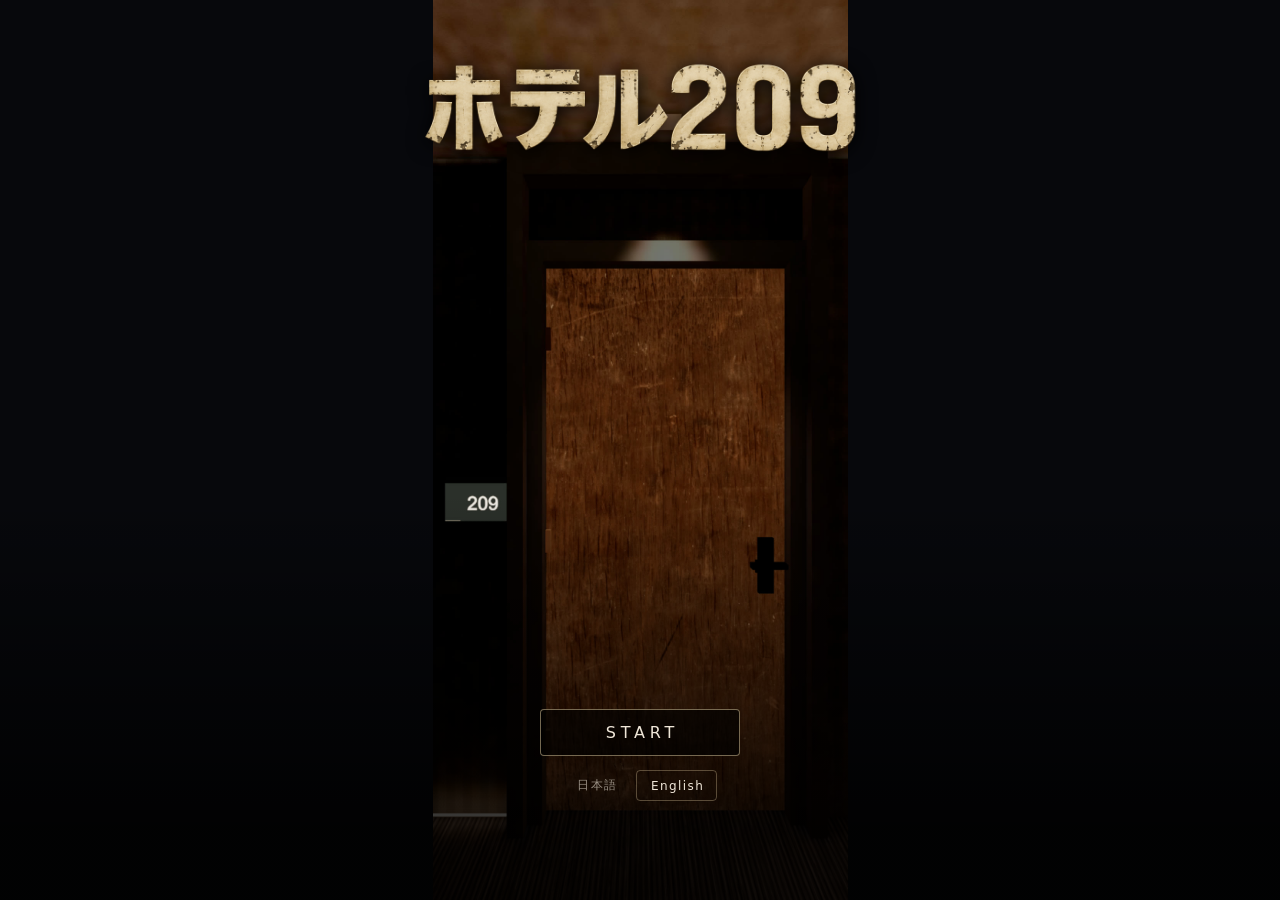
<file: index.html>
<!doctype html>
<html lang="ja">
<head>
<meta charset="utf-8">
<meta name="hotel-version" content="20261021key1">
<meta name="viewport" content="width=device-width, initial-scale=1, maximum-scale=1, user-scalable=no, viewport-fit=cover">
<meta name="theme-color" content="#0b0d12">
<title>Hotel 209</title>
<link rel="icon" href="data:,">
<style>
*{box-sizing:border-box}
html,body{margin:0;width:100%;height:100%;overflow:hidden;overscroll-behavior:none;background:#07080c;color:#efe6d8;font-family:system-ui,-apple-system,"Hiragino Sans",sans-serif;touch-action:none;-webkit-user-select:none;user-select:none;-webkit-tap-highlight-color:transparent}
canvas{display:block;width:100%;height:100%;touch-action:none}
#loading{position:fixed;inset:0;display:flex;flex-direction:column;align-items:center;justify-content:flex-end;gap:14px;padding-bottom:calc(env(safe-area-inset-bottom) + 11vh);background:linear-gradient(#0000 55%,#000c 92%),var(--opening-image) center/cover no-repeat,#07080c;font-size:14px;letter-spacing:.14em;text-shadow:0 1px 6px #000;z-index:5;transition:opacity .8s}
@media (min-aspect-ratio:3/4){#loading{background:linear-gradient(#0000 55%,#000c 92%),var(--opening-image) center/contain no-repeat,#07080c}}
#loading .bar{width:min(60vw,260px);height:2px;background:#ffffff22;overflow:hidden}
#loading .bar i{display:block;height:100%;width:0;background:#e9c58f;transition:width .2s}
#loading.title .bar,#loading.title #lt{display:none}#loading:not(.title) #startMenu{display:none}
#startMenu{display:flex;flex-direction:column;gap:14px;align-items:center}#startMenu button{font:inherit;font-size:16px;letter-spacing:.3em;text-indent:.3em;min-width:200px;padding:13px 0;color:#efe6d8;background:#000a;border:1px solid #c0ad8899;border-radius:4px;cursor:pointer;touch-action:manipulation}#startMenu button:focus-visible{outline:2px solid #efe6d8;outline-offset:4px}#title img{display:block;width:min(64vw,440px);height:auto;margin:0 auto;filter:drop-shadow(0 3px 10px #000)}
#lt .dots{display:inline-block;width:1.6em;text-align:left}#lt .pad{display:inline-block;width:1.6em}
#title{position:absolute;top:calc(env(safe-area-inset-top) + 6.5vh);left:0;right:0;margin:0;text-align:center;font-family:"Hiragino Mincho ProN","Yu Mincho",serif;font-weight:600;font-size:clamp(34px,10vw,64px);letter-spacing:.25em;text-indent:.25em;color:#e9dcc6;text-shadow:0 2px 14px #000,0 0 3px #000}
#loading.error{padding:24px;text-align:center;line-height:1.8}#retryButton{margin-top:14px;padding:8px 24px;font:inherit;color:#e8e0d0;background:#0006;border:1px solid #c0ad88;border-radius:4px}
#stick{position:fixed;width:120px;height:120px;border:1px solid #ffffff44;border-radius:50%;background:#ffffff10;display:none;pointer-events:none;z-index:3}
#knob{position:absolute;left:39px;top:39px;width:42px;height:42px;border-radius:50%;background:#ffffff40;border:1px solid #ffffff66}
#tag{z-index:2;position:fixed;left:50%;top:calc(env(safe-area-inset-top) + 14px);transform:translateX(-50%);font-size:12px;padding:6px 12px;border-radius:14px;background:#000a;pointer-events:none;opacity:0;transition:opacity .25s;white-space:nowrap}
#tag.on{opacity:1}
#langMenu{display:flex;gap:6px}#startMenu #langMenu button{min-width:0;padding:6px 12px;font-size:12px;letter-spacing:.12em;text-indent:.12em;color:#efe6d899;background:none;border-color:transparent}#startMenu #langMenu button[aria-pressed="true"]{color:#efe6d8;border-color:#c0ad8866}
</style>
<script>
// Change only hotel-version above for a release. Exact URL mappings also cover relative addon imports.
const hotelVersion='?v='+encodeURIComponent(document.querySelector('meta[name="hotel-version"]').content);
const imports={};
for(const path of ["corridordecor.js", "corridordecor-data.js", "save.js", "settings.js", "layout.js", "loaders.js", "game.js", "collision.js", "bgm.js", "plateprops.js", "eventprops.js", "flashlight.js", "paintingdrag.js", "version.js", "viewer.js", "keyprops.js", "dialprops.js", "medalliondrag.js", "cardprops.js", "zombie.js", "inventory.js", "message-text.js", "presentation.js", "paintingprops.js", "resources.js", "liftprops.js", "boxprops.js", "vendor/three/three.module.js", "vendor/three/three.core.js", "vendor/three/addons/utils/SkeletonUtils.js", "vendor/three/addons/utils/BufferGeometryUtils.js", "vendor/three/addons/libs/draco/gltf/draco_decoder.js", "vendor/three/addons/libs/draco/gltf/draco_wasm_wrapper.js", "vendor/three/addons/loaders/GLTFLoader.js", "vendor/three/addons/loaders/DRACOLoader.js"]){imports['./'+path]='./'+path+hotelVersion;if(path.startsWith('vendor/three/addons/'))imports['three/addons/'+path.slice('vendor/three/addons/'.length)]='./'+path+hotelVersion;}
imports.three='./vendor/three/three.module.js'+hotelVersion;
imports['three/addons/']='./vendor/three/addons/';
const map=document.createElement('script');map.type='importmap';map.textContent=JSON.stringify({imports});document.head.append(map);
document.documentElement.style.setProperty('--opening-image','url("ui/opening.jpg'+hotelVersion+'")');
</script>
</head>
<body>
<div id="loading" class="title"><h1 id="title"><img data-logo="ui/logo.png" alt="ホテル209"></h1><div id="startMenu"><button type="button" id="startButton">START</button><div id="langMenu" role="group" aria-label="Language"><button type="button" data-lang="ja">日本語</button><button type="button" data-lang="en">English</button></div></div><div id="lt"></div><div class="bar"><i id="lb"></i></div></div>
<div id="tag">ドアをクリックで開閉</div>
<div id="stick"><div id="knob"></div></div>
<script>
document.querySelector('#title img').src='ui/logo.png'+hotelVersion;
// Language: ?lang= wins, then the saved choice, then the device language. Test URLs default to Japanese.
const langButtons=document.querySelectorAll('#langMenu button'),query=new URLSearchParams(location.search);
const setLang=l=>{document.documentElement.lang=l;for(const b of langButtons)b.setAttribute('aria-pressed',String(b.dataset.lang===l));};
let savedLang=null;try{savedLang=localStorage.getItem('hotel-lang');}catch{}
const wantLang=query.get('lang')??(query.has('check')||query.get('debug')==='1'?'ja':savedLang);
setLang(wantLang==='ja'||wantLang==='en'?wantLang:/^ja\b/i.test(navigator.language)?'ja':'en');
for(const b of langButtons)b.onclick=e=>{e.stopPropagation();setLang(b.dataset.lang);try{localStorage.setItem('hotel-lang',b.dataset.lang);}catch{}};
const entry=document.createElement('script');entry.type='module';entry.src='./viewer.js'+hotelVersion;document.body.append(entry);
</script>
</body>
</html>
</file>
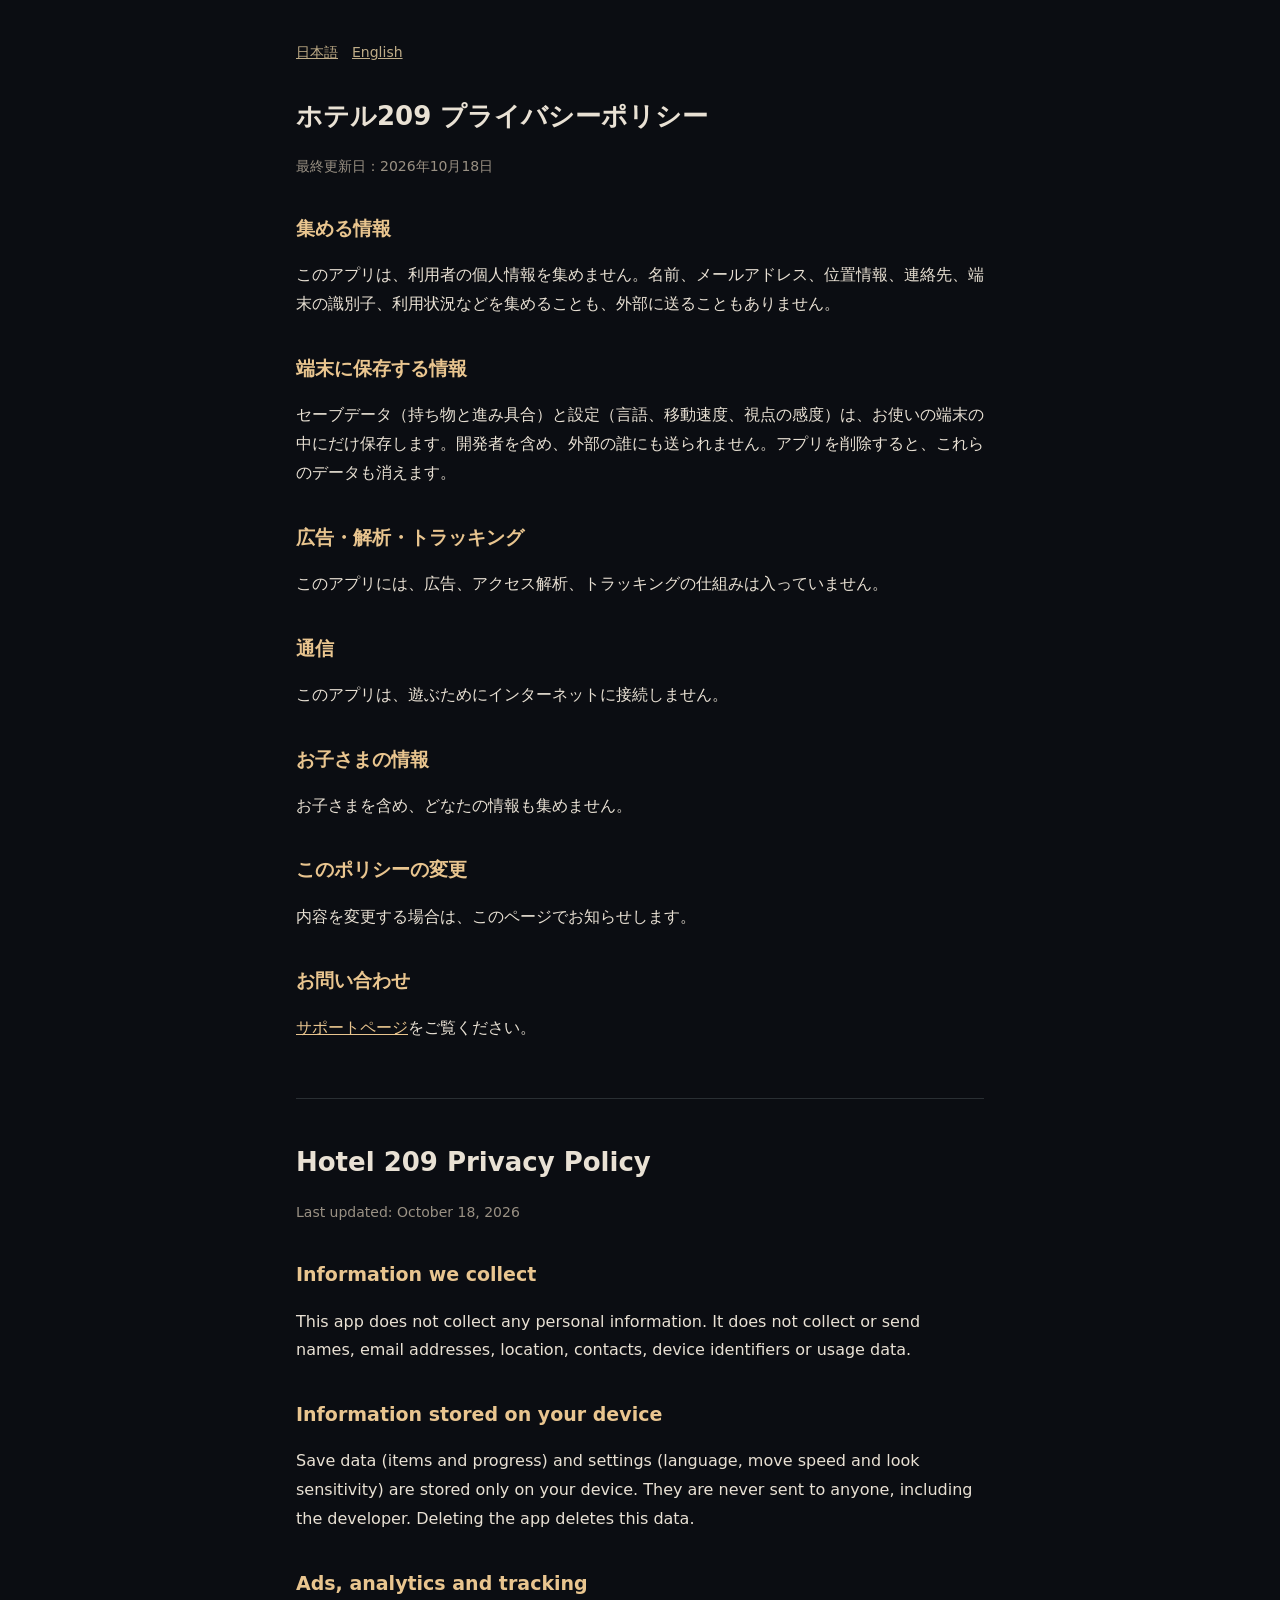
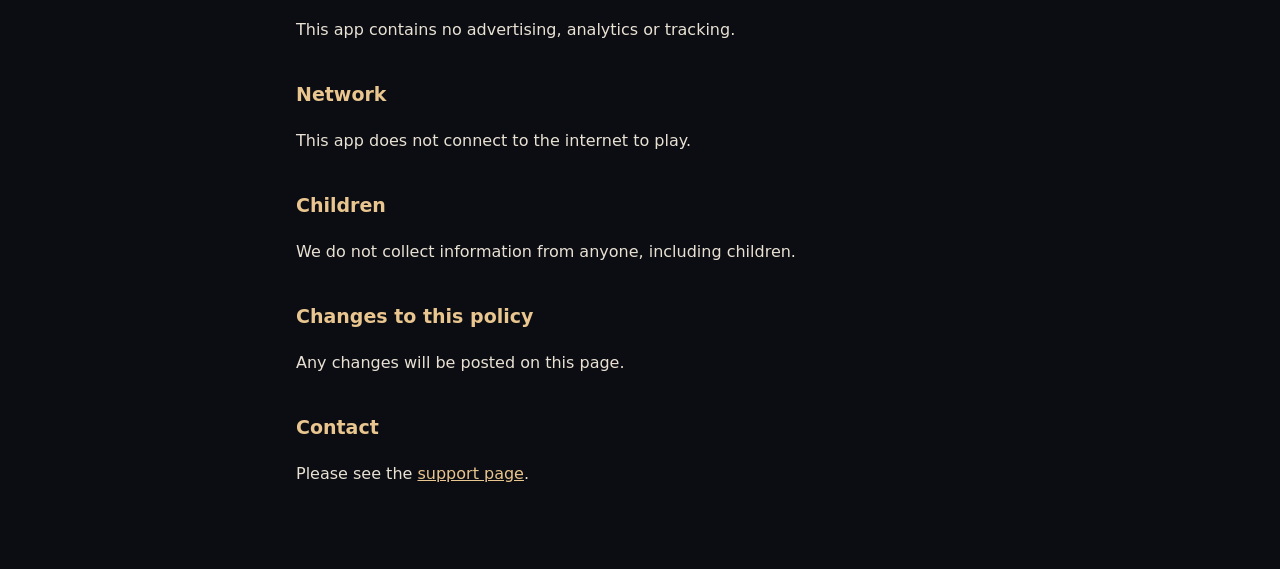
<file: privacy/index.html>
<!doctype html>
<html lang="ja">
<head>
<meta charset="utf-8">
<meta name="viewport" content="width=device-width, initial-scale=1">
<title>Hotel 209 - Privacy Policy</title>
<link rel="stylesheet" href="../pages.css">
</head>
<body>
<main>
<p class="lang"><a href="#ja">日本語</a><a href="#en">English</a></p>

<section id="ja" lang="ja">
<h1>ホテル209 プライバシーポリシー</h1>
<p class="date">最終更新日：2026年10月18日</p>
<h2>集める情報</h2>
<p>このアプリは、利用者の個人情報を集めません。名前、メールアドレス、位置情報、連絡先、端末の識別子、利用状況などを集めることも、外部に送ることもありません。</p>
<h2>端末に保存する情報</h2>
<p>セーブデータ（持ち物と進み具合）と設定（言語、移動速度、視点の感度）は、お使いの端末の中にだけ保存します。開発者を含め、外部の誰にも送られません。アプリを削除すると、これらのデータも消えます。</p>
<h2>広告・解析・トラッキング</h2>
<p>このアプリには、広告、アクセス解析、トラッキングの仕組みは入っていません。</p>
<h2>通信</h2>
<p>このアプリは、遊ぶためにインターネットに接続しません。</p>
<h2>お子さまの情報</h2>
<p>お子さまを含め、どなたの情報も集めません。</p>
<h2>このポリシーの変更</h2>
<p>内容を変更する場合は、このページでお知らせします。</p>
<h2>お問い合わせ</h2>
<p><a href="../support/">サポートページ</a>をご覧ください。</p>
</section>

<section id="en" lang="en">
<h1>Hotel 209 Privacy Policy</h1>
<p class="date">Last updated: October 18, 2026</p>
<h2>Information we collect</h2>
<p>This app does not collect any personal information. It does not collect or send names, email addresses, location, contacts, device identifiers or usage data.</p>
<h2>Information stored on your device</h2>
<p>Save data (items and progress) and settings (language, move speed and look sensitivity) are stored only on your device. They are never sent to anyone, including the developer. Deleting the app deletes this data.</p>
<h2>Ads, analytics and tracking</h2>
<p>This app contains no advertising, analytics or tracking.</p>
<h2>Network</h2>
<p>This app does not connect to the internet to play.</p>
<h2>Children</h2>
<p>We do not collect information from anyone, including children.</p>
<h2>Changes to this policy</h2>
<p>Any changes will be posted on this page.</p>
<h2>Contact</h2>
<p>Please see the <a href="../support/#en">support page</a>.</p>
</section>
</main>
</body>
</html>
</file>
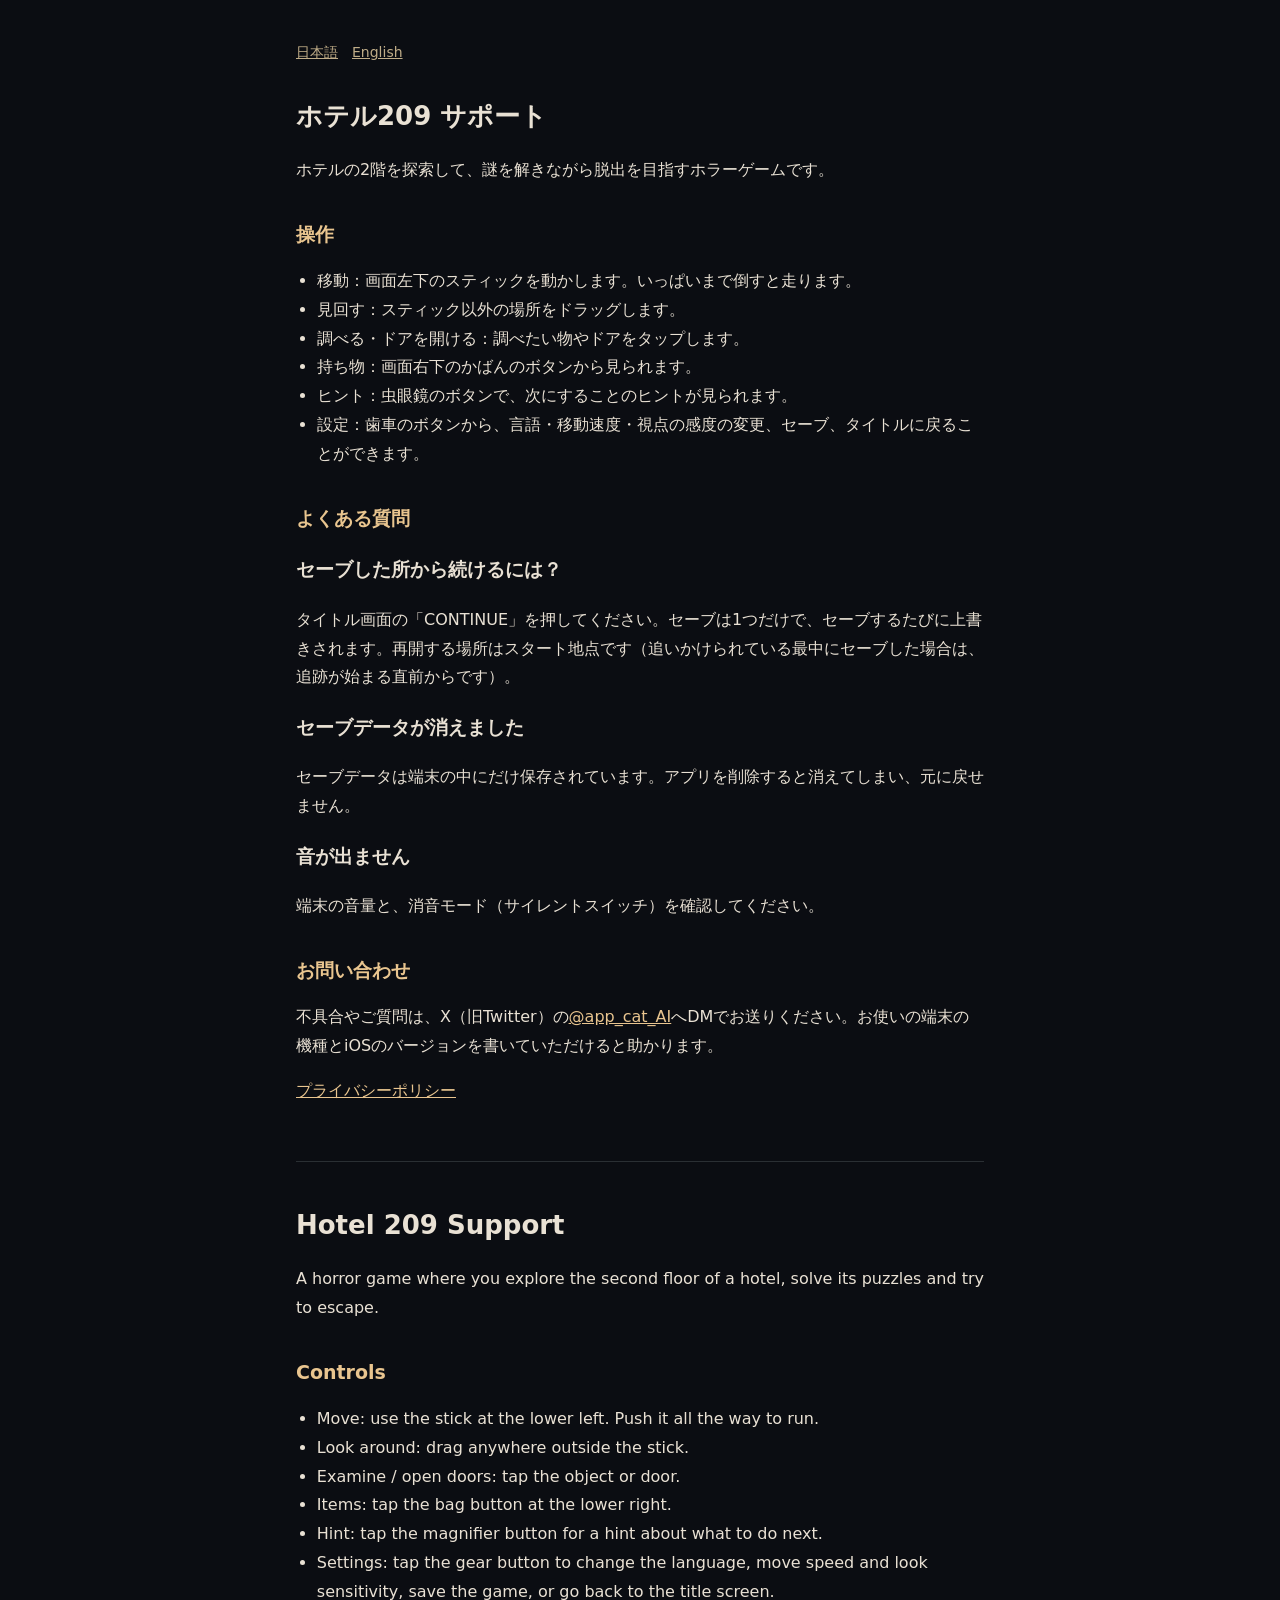
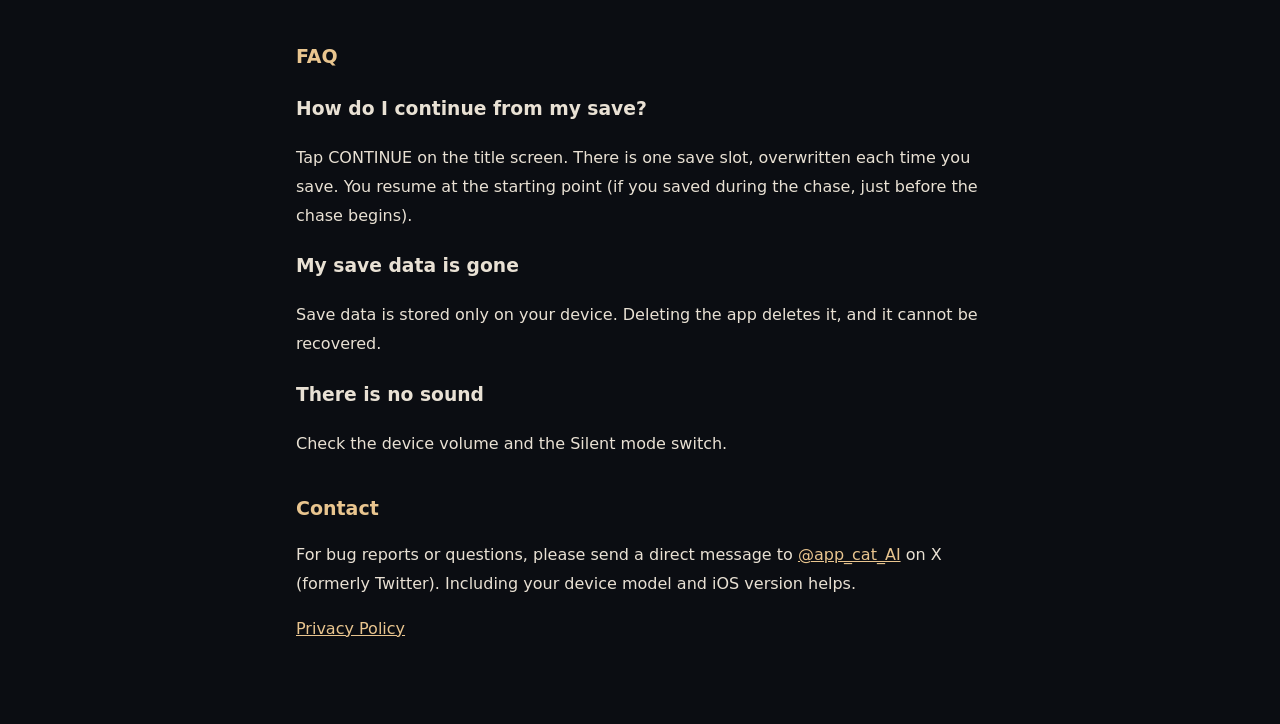
<file: support/index.html>
<!doctype html>
<html lang="ja">
<head>
<meta charset="utf-8">
<meta name="viewport" content="width=device-width, initial-scale=1">
<title>Hotel 209 - Support</title>
<link rel="stylesheet" href="../pages.css">
</head>
<body>
<main>
<p class="lang"><a href="#ja">日本語</a><a href="#en">English</a></p>

<section id="ja" lang="ja">
<h1>ホテル209 サポート</h1>
<p>ホテルの2階を探索して、謎を解きながら脱出を目指すホラーゲームです。</p>
<h2>操作</h2>
<ul>
<li>移動：画面左下のスティックを動かします。いっぱいまで倒すと走ります。</li>
<li>見回す：スティック以外の場所をドラッグします。</li>
<li>調べる・ドアを開ける：調べたい物やドアをタップします。</li>
<li>持ち物：画面右下のかばんのボタンから見られます。</li>
<li>ヒント：虫眼鏡のボタンで、次にすることのヒントが見られます。</li>
<li>設定：歯車のボタンから、言語・移動速度・視点の感度の変更、セーブ、タイトルに戻ることができます。</li>
</ul>
<h2>よくある質問</h2>
<h3>セーブした所から続けるには？</h3>
<p>タイトル画面の「CONTINUE」を押してください。セーブは1つだけで、セーブするたびに上書きされます。再開する場所はスタート地点です（追いかけられている最中にセーブした場合は、追跡が始まる直前からです）。</p>
<h3>セーブデータが消えました</h3>
<p>セーブデータは端末の中にだけ保存されています。アプリを削除すると消えてしまい、元に戻せません。</p>
<h3>音が出ません</h3>
<p>端末の音量と、消音モード（サイレントスイッチ）を確認してください。</p>
<h2>お問い合わせ</h2>
<p>不具合やご質問は、X（旧Twitter）の<a href="https://x.com/app_cat_AI">@app_cat_AI</a>へDMでお送りください。お使いの端末の機種とiOSのバージョンを書いていただけると助かります。</p>
<p><a href="../privacy/">プライバシーポリシー</a></p>
</section>

<section id="en" lang="en">
<h1>Hotel 209 Support</h1>
<p>A horror game where you explore the second floor of a hotel, solve its puzzles and try to escape.</p>
<h2>Controls</h2>
<ul>
<li>Move: use the stick at the lower left. Push it all the way to run.</li>
<li>Look around: drag anywhere outside the stick.</li>
<li>Examine / open doors: tap the object or door.</li>
<li>Items: tap the bag button at the lower right.</li>
<li>Hint: tap the magnifier button for a hint about what to do next.</li>
<li>Settings: tap the gear button to change the language, move speed and look sensitivity, save the game, or go back to the title screen.</li>
</ul>
<h2>FAQ</h2>
<h3>How do I continue from my save?</h3>
<p>Tap CONTINUE on the title screen. There is one save slot, overwritten each time you save. You resume at the starting point (if you saved during the chase, just before the chase begins).</p>
<h3>My save data is gone</h3>
<p>Save data is stored only on your device. Deleting the app deletes it, and it cannot be recovered.</p>
<h3>There is no sound</h3>
<p>Check the device volume and the Silent mode switch.</p>
<h2>Contact</h2>
<p>For bug reports or questions, please send a direct message to <a href="https://x.com/app_cat_AI">@app_cat_AI</a> on X (formerly Twitter). Including your device model and iOS version helps.</p>
<p><a href="../privacy/#en">Privacy Policy</a></p>
</section>
</main>
</body>
</html>
</file>
<file: pages.css>
:root{color-scheme:dark}*{box-sizing:border-box}
body{margin:0;background:#0b0d12;color:#e9e1d4;font:16px/1.8 system-ui,-apple-system,"Hiragino Sans",sans-serif}
main{max-width:720px;margin:0 auto;padding:40px 16px 64px}
h1{font-size:26px;margin:0 0 4px}h2{font-size:19px;margin:32px 0 8px;color:#e9c58f}
.lang{margin:0 0 28px;font-size:14px}.lang a{color:#c0ad88;margin-right:14px}
section+section{margin-top:56px;padding-top:40px;border-top:1px solid #2a2f33}
a{color:#e9c58f}.date{color:#9a9184;font-size:14px}ul{padding-left:1.3em}
</file>
